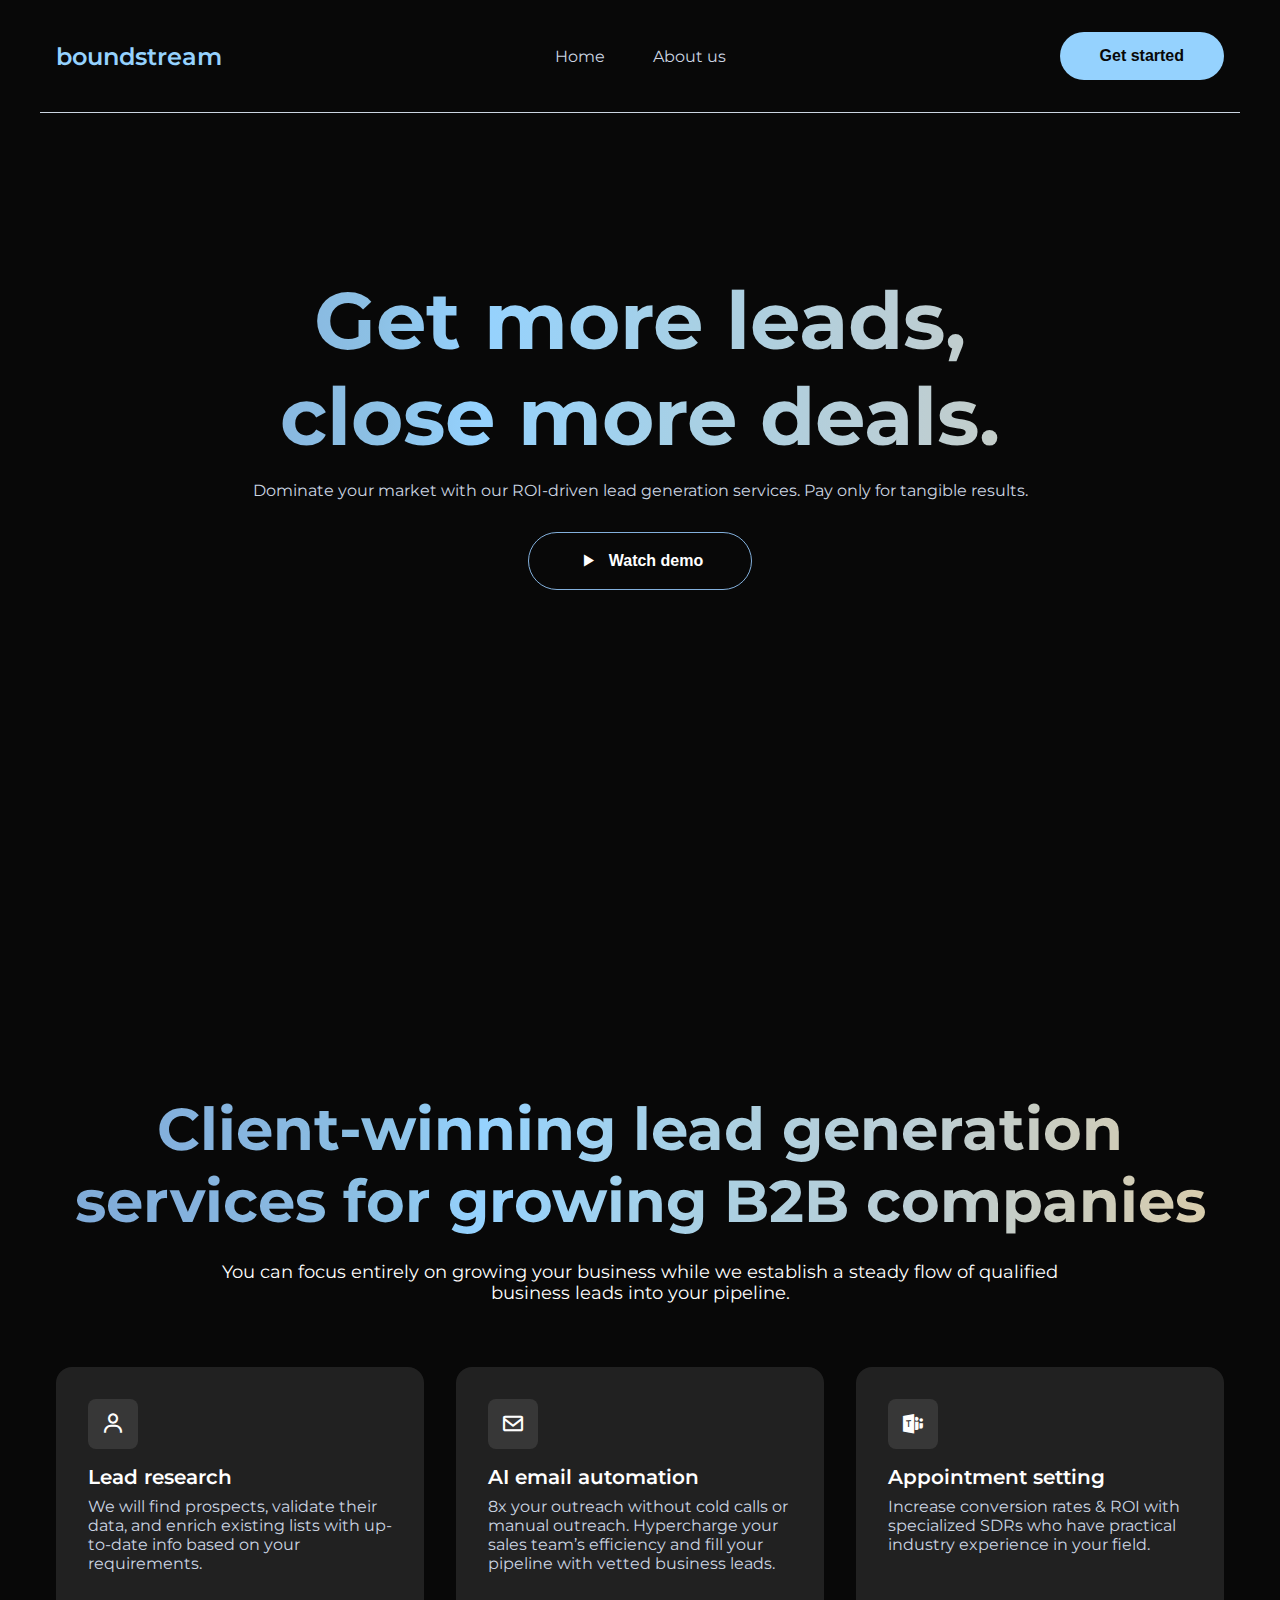
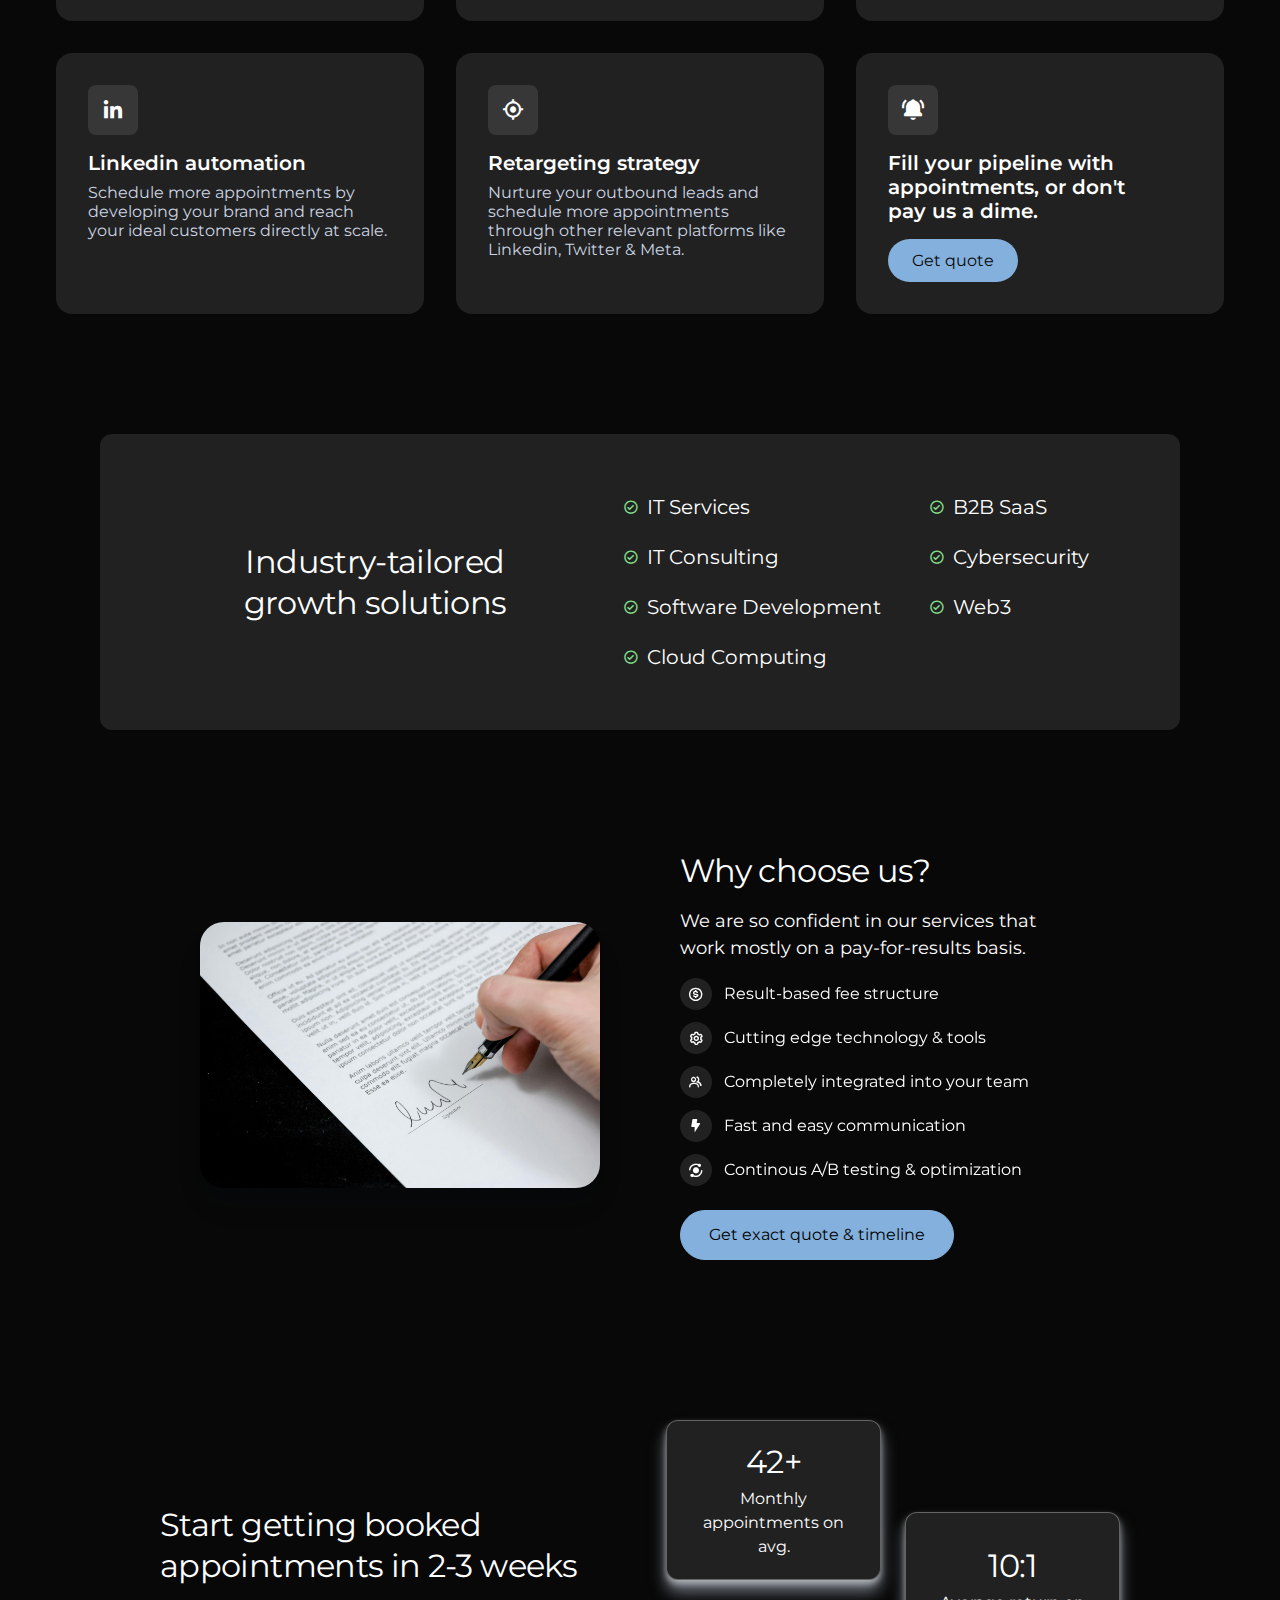
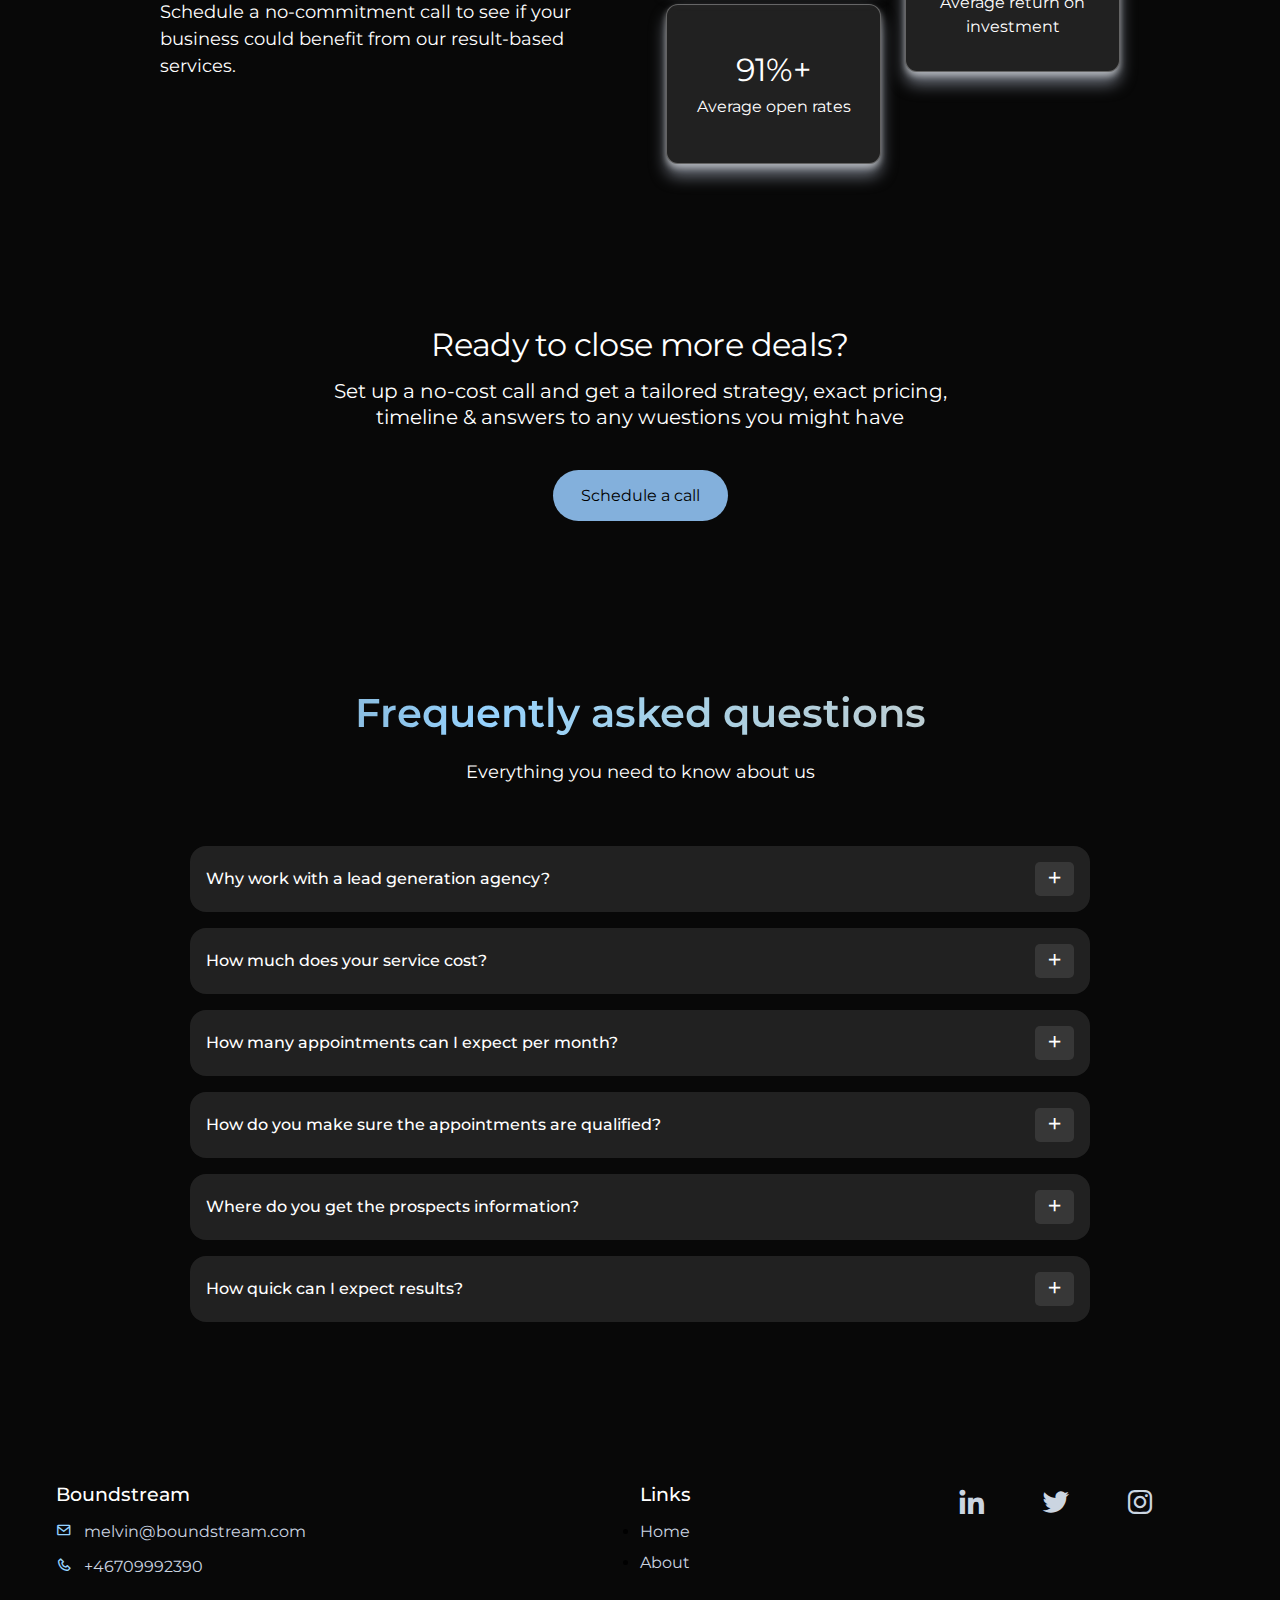
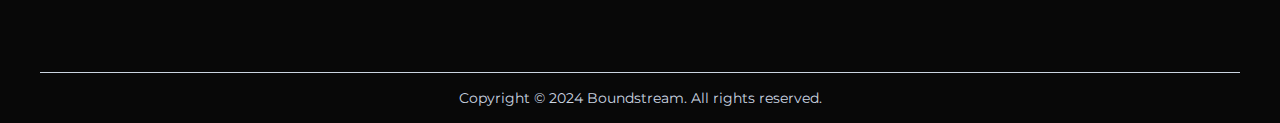
<file: public/index.html>
<!DOCTYPE html>
<html lang="en">
<head>
    <meta charset="UTF-8">
    <meta name="viewport" content="width=device-width, initial-scale=1.0">
    <link href='https://unpkg.com/boxicons@2.1.4/css/boxicons.min.css' rel='stylesheet'>
    <link rel="stylesheet" href="./css/style.css">
    <title>Boundstream</title>
</head>
<body>
    <nav class="section__container nav__container">
        <div class="nav__logo">boundstream</div>
        <ul class="nav__links">
            <li class="link"><a href="index.html" class="active">Home</a></li>
            <li class="link"><a href="about.html">About us</a></li>
        </ul>
        <button class="btn1">Get started</button>
        <div class="bx bx-menu" id="menu-icon"></div>
    </nav>

    <header class="section__container header__container">
        <h1 class="header__heading">
            Get more leads,<br> close more deals.
        </h1>
        <p>Dominate your market with our ROI-driven
        lead generation services. Pay only for tangible results.</p>
        <button class="btn"><i class='bx bx-play'></i>Watch demo</button>
    </header>

    <section class="section__container service__container">
        <h2 class="section__header">Client-winning lead generation services
        for growing B2B companies</h2>
        <p class="section__subheader">You can focus entirely on growing 
        your business while we establish a steady flow of qualified 
        business leads into your pipeline.</p>
        <div class="service__grid">
            <div class="service__card">
                <div class="service__icon">
                    <i class='bx bx-user'></i>
                </div>
                <h4>Lead research</h4>
                <p>
                We will find prospects, validate their 
                data, and enrich existing lists with 
                up-to-date info based on your requirements.
                </p>
            </div>
            <div class="service__card">
                <div class="service__icon">
                    <i class='bx bx-envelope'></i>
                </div>
                <h4>AI email automation</h4>
                <p>
                8x your outreach without cold calls or manual 
                outreach. Hypercharge your sales team’s efficiency 
                and fill your pipeline with vetted business leads.
                </p>
            </div>
            <div class="service__card">
                <div class="service__icon">
                    <i class='bx bxl-microsoft-teams'></i>
                </div>
                <h4>Appointment setting</h4>
                <p>
                Increase conversion rates & ROI with specialized 
                SDRs who have practical industry experience in your field.
                </p>
            </div>
            <div class="service__card">
                <div class="service__icon">
                    <i class='bx bxl-linkedin'></i>
                </div>
                <h4>Linkedin automation</h4>
                <p>
                Schedule more appointments by developing your brand and 
                reach your ideal customers directly at scale.
                </p>
            </div>
            <div class="service__card">
                <div class="service__icon">
                    <i class='bx bx-target-lock'></i>
                </div>
                <h4>Retargeting strategy</h4>
                <p>
                Nurture your outbound leads and schedule more 
                appointments through other relevant platforms 
                like Linkedin, Twitter & Meta.
                </p>
            </div>
            <div class="service__card">
                <div class="service__icon">
                    <i class='bx bxs-bell-ring'></i>
                </div>
                <h4>Fill your pipeline with appointments,
                or don't pay us a dime.
                </h4>
                <a href="#">Get quote</a>
            </div>
        </div>
    </section>

    <aside class="industries__container">
        <div class="page-padding is-max-width">
            <div class="h-flex-64 spacing-banner">
                <div class="col--40">
                    <div class="text-48px">Industry-tailored growth solutions</div>
                </div>
                <div class="h-flex-48">
                    <div class="v-flex-24">
                        <div class="content-solution-wrap">
                            <div class="icon w-embed"><i class='bx bx-check-circle'></i></div>
                            <div class="text-20px">IT Services</div>
                        </div>
                        <div class="content-solution-wrap">
                            <div class="icon w-embed"><i class='bx bx-check-circle'></i></div>
                            <div class="text-20px">IT Consulting</div>
                        </div>
                        <div class="content-solution-wrap">
                            <div class="icon w-embed"><i class='bx bx-check-circle'></i></div>
                            <div class="text-20px">Software Development</div>
                        </div>
                        <div class="content-solution-wrap">
                            <div class="icon w-embed"><i class='bx bx-check-circle'></i></div>
                            <div class="text-20px">Cloud Computing</div>
                        </div>
                    </div>
                    <div class="v-flex-24">
                        <div class="content-solution-wrap">
                            <div class="icon w-embed"><i class='bx bx-check-circle'></i></div>
                            <div class="text-20px">B2B SaaS</div>
                        </div>
                        <div class="content-solution-wrap">
                            <div class="icon w-embed"><i class='bx bx-check-circle'></i></div>
                            <div class="text-20px">Cybersecurity</div>
                        </div>
                        <div class="content-solution-wrap">
                            <div class="icon w-embed"><i class='bx bx-check-circle'></i></div>
                            <div class="text-20px">Web3</div>
                        </div>
                    </div>
                </div>
            </div>
        </div>
    </aside>

    <section class="why-choose-us-section">
        <div class="page-padding is-max-width">
            <div class="h-flex-80">
                <div class="col-50">
                    <div class="col-img-wrapp">
                        <img src="pexels-pixabay-48195.jpg" alt="" class="image">
                    </div>
                </div>
                <div class="col-50 left-align">
                    <div class="v-flex-16">
                        <h2 class="text-48px">Why choose us?</h2>
                        <div class="text-18px">We are so confident in our services
                            that work mostly on a pay-for-results basis.
                        </div>
                        <div class="v-flex-12">
                            <div class="h-flex-12">
                                <div class="icon-wrapper-3">
                                    <i class='bx bx-dollar-circle'></i>
                                </div>
                                <div class="text-16px">Result-based fee structure</div>
                            </div>
                            <div class="h-flex-12">
                                <div class="icon-wrapper-3">
                                    <i class='bx bx-cog'></i>
                                </div>
                                <div class="text-16px">Cutting edge technology & tools</div>
                            </div>
                            <div class="h-flex-12">
                                <div class="icon-wrapper-3">
                                    <i class='bx bx-group'></i>
                                </div>
                                <div class="text-16px">Completely integrated into your team</div>
                            </div>
                            <div class="h-flex-12">
                                <div class="icon-wrapper-3">
                                    <i class='bx bxs-bolt'></i>
                                </div>
                                <div class="text-16px">Fast and easy communication</div>
                            </div>
                            <div class="h-flex-12">
                                <div class="icon-wrapper-3">
                                    <i class='bx bxs-analyse'></i>
                                </div>
                                <div class="text-16px">Continous A/B testing & optimization</div>
                            </div>
                        </div>
                    </div>
                    <div class="actions">
                        <a href="#" class="big-btn-blue">Get exact quote & timeline</a>
                    </div>
                </div>
            </div>
        </div>
    </section>

    <aside class="result">
        <div class="page-padding is-max-width">
            <div class="result-content-wrap">
                <div class="v-flex-12">
                    <h2 class="text-48px">Start getting booked appointments in 2-3 weeks</h2>
                    <div class="text-18px">Schedule a no-commitment call to see if your business could benefit
                        from our result-based services.
                    </div>
                </div>
                <div class="v-flex-c-24">
                    <div class="result-card-wrap-1">
                        <div class="result--card">
                            <h6 class="text-48px">42+</h6>
                            <div class="text-16pex whitetx">Monthly appointments on avg.</div>
                        </div>
                        <div class="result--card">
                            <h6 class="text-48px">91%+</h6>
                            <div class="text-16pex whitetx">Average open rates</div>
                        </div>
                    </div>
                    <div class="result-card-wrap-2">
                        <div class="result--card">
                            <h6 class="text-48px">10:1</h6>
                            <div class="text-16pex whitetx">Average return on investment</div>
                        </div>
                    </div>
                </div>
            </div>
        </div>
    </aside>

    <section class="cta--section">
        <div class="page-padding is-max-width">
            <div class="v-flex-40 max-width-640">
                <div class="v-flex-12 center">
                    <h2 class="text-48px">Ready to close more deals?</h2>
                    <div class="text-20px">
                        Set up a no-cost call and get a tailored strategy, exact pricing, timeline & answers
                        to any wuestions you might have
                    </div>
                </div>
                <div class="cta-btn-wrap">
                    <a href="#" class="cta--link">Schedule a call</a>
                </div>
            </div>
        </div>
    </section>

    <section class="section__container question__container">
        <h2 class="section__header">Frequently asked questions</h2>
        <p class="section__subheader">Everything you need to know about us</p>
        <div class="question__accordian">
            <div class="question__box">
                <div class="title">
                    <span>Why work with a lead generation agency?</span>
                    <span class="bxicon"><i class='bx bx-plus'></i></span>
                </div>
                <div class="content">
                    Businesses can focus on their core competency while we 
                    handle lead generation, providing a cost-effective 
                    solution over building an in-house team.
                </div>
            </div>
            <div class="question__box">
                <div class="title">
                    <span>How much does your service cost?</span>
                    <span class="bxicon"><i class='bx bx-plus'></i></span>
                </div>
                <div class="content">
                    Tailored to each client, our fee is performance-based. 
                    We make money when you make more money, and we provide 
                    a detailed quote and implementation timeline after a no-commitment call.
                </div>
            </div>
            <div class="question__box">
                <div class="title">
                    <span>How many appointments can I expect per month?</span>
                    <span class="bxicon"><i class='bx bx-plus'></i></span>
                </div>
                <div class="content">
                    Depending on your target market size, we typically see between 
                    20-50+ new appointments per month.
                </div>
            </div>
            <div class="question__box">
                <div class="title">
                    <span>How do you make sure the appointments are qualified?</span>
                    <span class="bxicon"><i class='bx bx-plus'></i></span>
                </div>
                <div class="content">
                    Our research team uses various tools to verify and qualify 
                    prospects based on your criteria before scheduling a call.
                </div>
            </div>
            <div class="question__box">
                <div class="title">
                    <span>Where do you get the prospects information?</span>
                    <span class="bxicon"><i class='bx bx-plus'></i></span>
                </div>
                <div class="content">
                    Our teams use lawful tools for lead research, verifying 
                    information from open sources to ensure accuracy.
                </div>
            </div>
            <div class="question__box">
                <div class="title">
                    <span>How quick can I expect results?</span>
                    <span class="bxicon"><i class='bx bx-plus'></i></span>
                </div>
                <div class="content">
                    While results vary based on industry, deal size, 
                    and sales cycle, positive replies and appointments 
                    are typically seen within 2-3 weeks of onboarding.
                </div>
            </div>
        </div>
    </section>

    <footer class="section__container footer__container">
        <div class="footer__grid">
            <div class="footer__col">
                <h4>Boundstream</h4>
                <p>
                    <span><i class='bx bx-envelope'></i></span> melvin@boundstream.com
                </p>
                <p>
                    <span><i class='bx bx-phone'></i></span> +46709992390
                </p>
            </div>
            <div class="footer__col">
                <h4>Links</h4>
                <ul class="endlink">
                    <li><a href="index.html">Home</a></li>
                    <li><a href="about.html">About</a></li>
                </ul>
            </div>
            <div class="footer__col">
                <div class="social__icons">
                    <i class='bx bxl-linkedin'></i>
                    <a href="https://twitter.com/boundstream"><i class='bx bxl-twitter'></i></a>
                    <a href="https://www.instagram.com/boundstream/"><i class='bx bxl-instagram'></i></a>
                </div>
            </div>
        </div>
    </footer>
    <div class="section__container footer__bar">
        <p>Copyright &copy; 2024 Boundstream. All rights reserved.</p>
    </div>

    <script src="./js/script.js"></script>
</body>
</html>
</file>
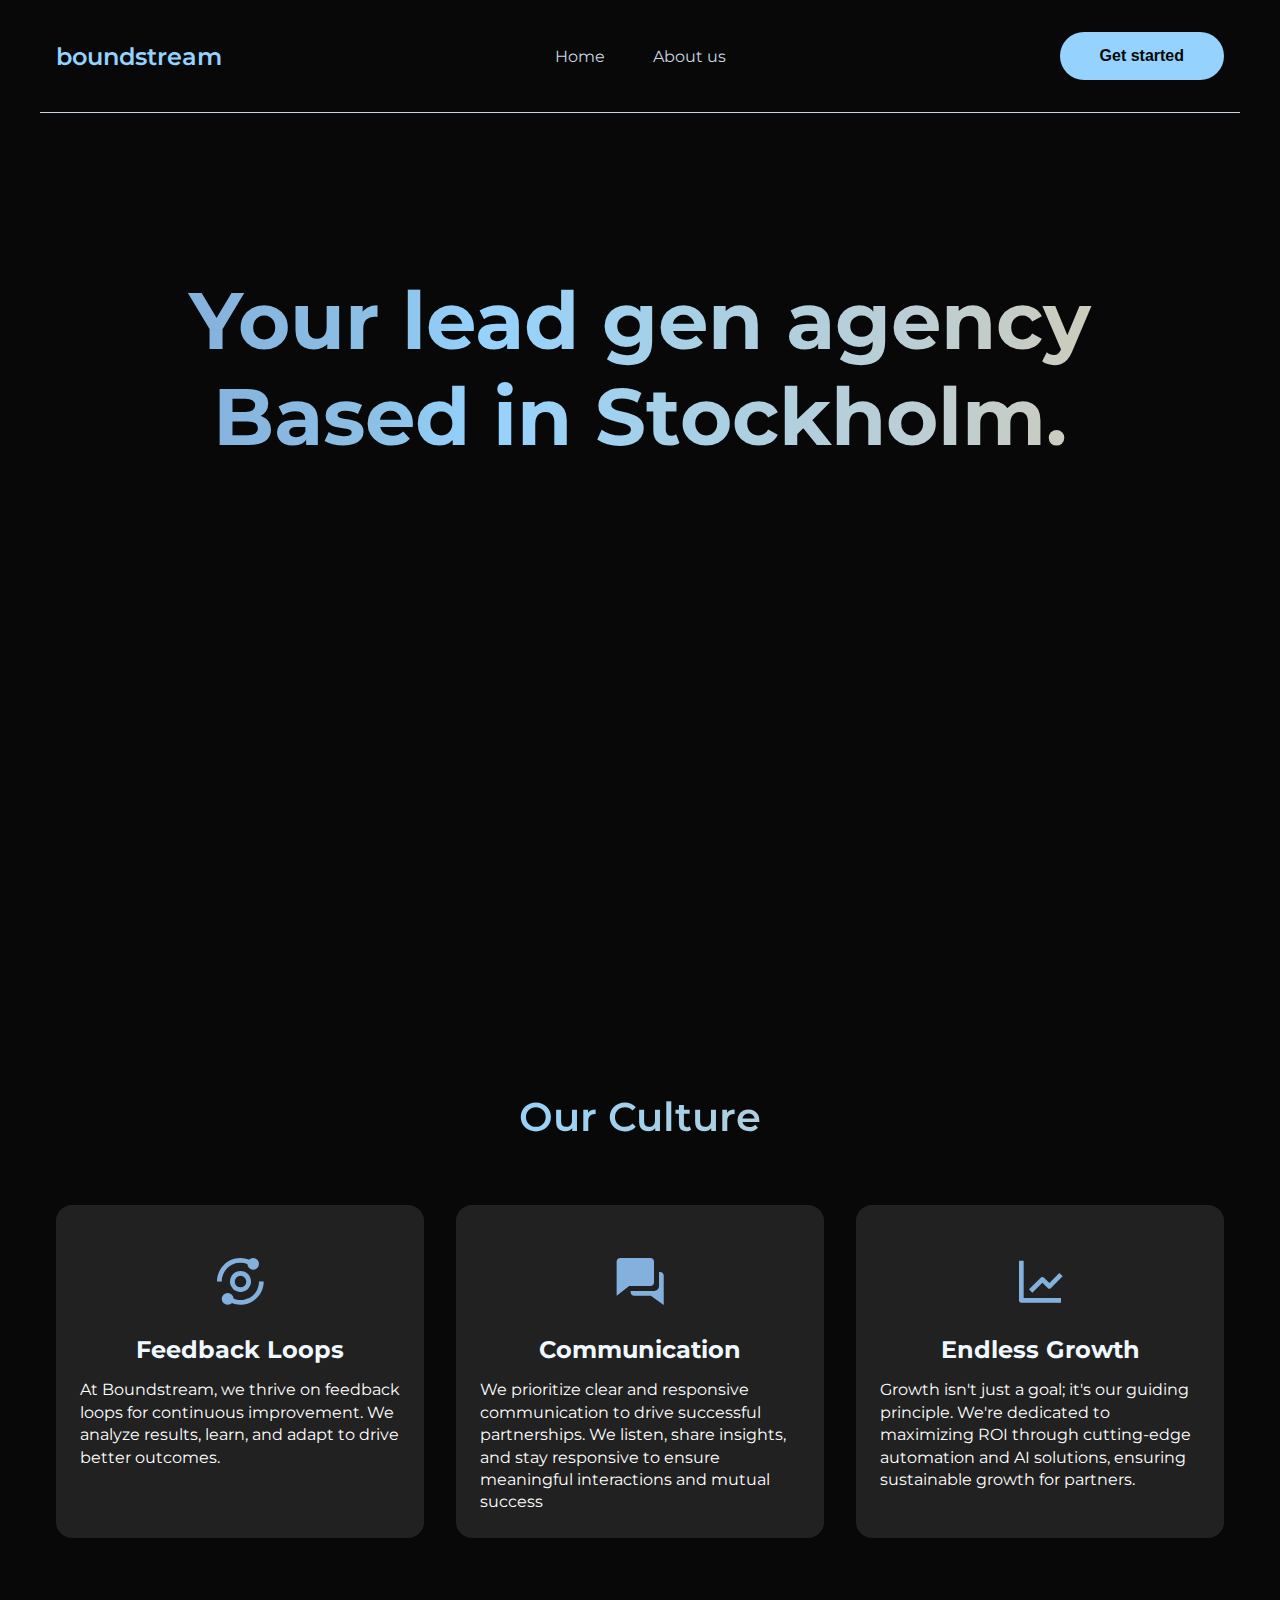
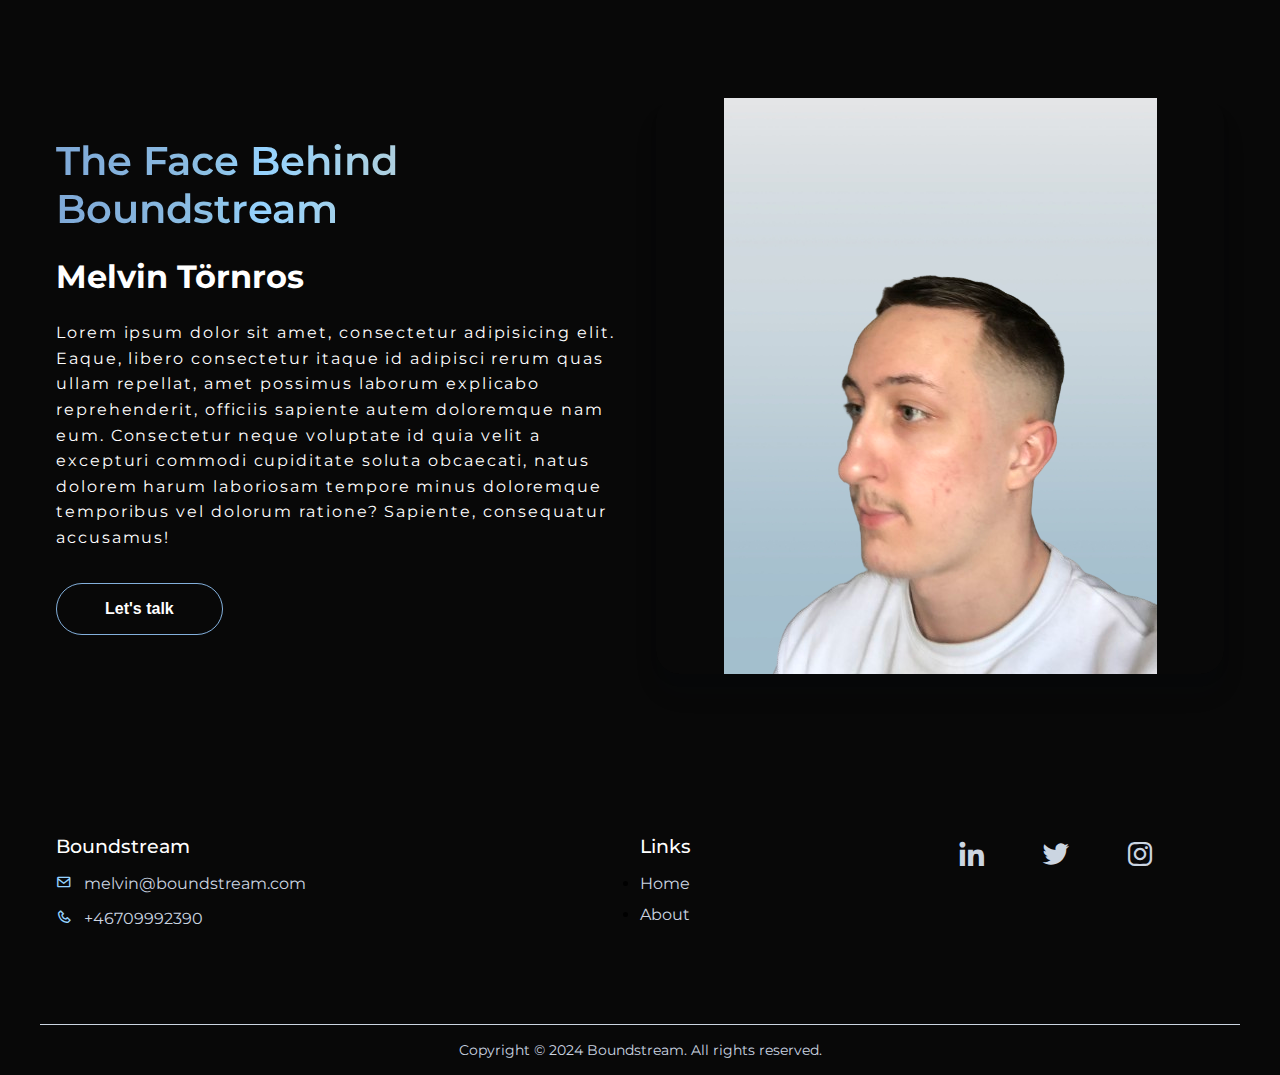
<file: public/about.html>
<!DOCTYPE html>
<html lang="en">
<head>
    <meta charset="UTF-8">
    <link href='https://unpkg.com/boxicons@2.1.4/css/boxicons.min.css' rel='stylesheet'>
    <link rel="stylesheet" href="./css/style.css">
    <meta name="viewport" content="width=device-width, initial-scale=1.0">
    <title>About us</title>
    <style>
        .client__grid{
            margin-top: 4rem;
            display: grid;
            grid-template-columns: repeat(3, 1fr);
            gap: 2rem;
        }
        .client__card{
            padding: 1.5rem;
            background-color: rgba(255, 255, 255, 0.1);
            border-radius: 1rem;
        }
        .client__card i{
            font-size: 3.5rem;
            text-align: center;
            margin: 25px 0px;
            display: block;
            color: #83b0dc;
        }
        .client__card h5{
            color: aliceblue;
            font-size: 1.5rem;
            text-align: center;
            margin-bottom: 0.94rem;
        }
        .client__card p{
            font-size: 1rem;
            color: #fff;
            line-height: 1.4rem;
        }
        .template__container{
            display: grid;
            grid-template-columns: repeat(2, 1fr);
            gap: 2rem;
            align-items: center;
        }
        .template__container .section__header{
            margin-bottom: 1rem;
            text-align: left;
        }
        .template__container .section__subheader{
            text-align: left;
            font-size: 2rem;
            font-weight: 700;
            
        }
        .template__container .description{
            color: #fff;
            margin-bottom: 2rem;
            line-height: 1.6rem;
            letter-spacing: 0.12rem;
        }
        .template__image{
            text-align: center;
        }
        .template__image img{
            width: 100%;
            max-width: 400px;
            border-radius: 1rem;
        }
        @media screen and (max-width: 900px){
            .client__grid{
        grid-template-columns: repeat(2,1fr);
    }
    .template__container{
        grid-template-columns: repeat(1, 1fr);
    }
    .template__content,
    .template__content :is(.section__subheader, .section__header){
        text-align: center;
    }
    .template__image{
        grid-area: 1/1/2/2;
    }
        }
        @media screen and (max-width: 600px){
            .client__grid{
                grid-template-columns: repeat(1, 1fr);
            }
        }
    </style>
</head>
<body>
    <nav class="section__container nav__container">
        <div class="nav__logo">boundstream</div>
        <ul class="nav__links">
            <li class="link"><a href="index.html">Home</a></li>
            <li class="link"><a href="about.html">About us</a></li>
        </ul>
        <button class="btn1">Get started</button>
        <div class="bx bx-menu" id="menu-icon"></div>
    </nav>

    <header class="section__container header__container">
        <h1 class="header__heading">
            Your lead gen agency<br>Based in Stockholm.
        </h1>
    </header>

    <section class="section__container culture__container">
        <h2 class="section__header">Our Culture</h2>
        <div class="client__grid">
            <div class="client__card">
                <i class='bx bx-analyse'></i>
                <h5>Feedback Loops</h5>
                    <p>At Boundstream, we thrive on 
                    feedback loops for continuous 
                    improvement. We analyze results, learn, and adapt to drive better outcomes.</p>
            </div>
        <div class="client__card">
            <i class='bx bxs-conversation'></i>
            <h5>Communication</h5>

                <p>We prioritize clear 
                and responsive communication to drive 
                successful partnerships. We listen, 
                share insights, and stay responsive 
                to ensure meaningful interactions and mutual success</p>
        </div>
            <div class="client__card">
                <i class='bx bx-line-chart'></i>
                <h5>Endless Growth</h5>
                    <p>
                    Growth isn't just a goal; it's our guiding principle. 
                    We're dedicated to maximizing ROI through cutting-edge 
                    automation and AI solutions, ensuring sustainable growth for partners.</p>
            </div>
            </div>
    </section>

    <section class="section__container template__container">
        <div class="template__content">
            <h2 class="section__header">The Face Behind Boundstream</h2>
            <p class="section__subheader">Melvin Törnros</p>
            <p class="description">Lorem ipsum dolor sit amet, consectetur adipisicing elit. Eaque, libero consectetur itaque id adipisci rerum quas ullam repellat, amet possimus laborum explicabo reprehenderit, officiis sapiente autem doloremque nam eum. Consectetur neque voluptate id quia velit a excepturi commodi cupiditate soluta obcaecati, natus dolorem harum laboriosam tempore minus doloremque temporibus vel dolorum ratione? Sapiente, consequatur accusamus!</p>
            <button class="btn">Let's talk</button>
        </div>
        <div class="image">
            <img src="portrait.png" alt="">
        </div>
    </section>

    <footer class="section__container footer__container">
        <div class="footer__grid">
            <div class="footer__col">
                <h4>Boundstream</h4>
                <p>
                    <span><i class='bx bx-envelope'></i></span> melvin@boundstream.com
                </p>
                <p>
                    <span><i class='bx bx-phone'></i></span> +46709992390
                </p>
            </div>
            <div class="footer__col">
                <h4>Links</h4>
                <ul class="endlink">
                    <li><a href="index.html">Home</a></li>
                    <li><a href="about.html">About</a></li>
                </ul>
            </div>
            <div class="footer__col">
                <div class="social__icons">
                    <i class='bx bxl-linkedin'></i>
                    <a href="https://twitter.com/boundstream"><i class='bx bxl-twitter'></i></a>
                    <a href="https://www.instagram.com/boundstream/"><i class='bx bxl-instagram'></i></a>
                </div>
            </div>
        </div>
    </footer>
    <div class="section__container footer__bar">
        <p>Copyright &copy; 2024 Boundstream. All rights reserved.</p>
    </div>
    <script src="./js/script.js"></script>
</body>
</html>
</file>
<file: public/css/style.css>
@import url('https://fonts.googleapis.com/css2?family=Montserrat:ital,wght@0,100..900;1,100..900&display=swap');
:root{
    --primary-color: #95D2FE;
    --secondary-color: #059669;
    --background-color: #080808;
    --text-light: #cbd5e1;
    --white: #fff;
    --max-width: 1200px;
}
*{
    padding: 0;
    margin: 0;
    box-sizing: border-box;
}
body{
    background-color: var(--background-color);
    font-family: 'Montserrat', sans-serif;
}
.section__container{
    max-width: var(--max-width);
    margin: auto;
    padding: 5rem 1rem;
}
.section__subheader{
    max-width: 850px;
    margin: 1.5rem auto;
    font-size: 1.1rem;
    color: var(--white);
    text-align: center;
}
.header__heading{
    font-size: 2.5rem;
    font-weight: 600;
    line-height: 3rem;
    text-align: center;
    background: linear-gradient(
        to right,
        #7fa9d7,
        #83b0dc,
        #88b7e0,
        #8cc0e4,
        #95d2fe,
        #9ed1f1,
        #a8d0e4,
        #b2cfdc,
        #bbced5,
        #c5cdc7,
        #cfccb8,
        #d9ccaa
    );
    -webkit-background-clip: text;
    -webkit-text-fill-color: transparent;
}
#menu-icon{
    font-size: 2.2rem;
    color: var(--white);
    margin-left: 1.56rem;
    display: none;
    cursor: pointer;
}
.btn1{
    display: inline-flex;
    align-items: center;
    justify-content: center;
    padding: 0.95rem 2.5rem;
    outline: none;
    border: none;
    font-size: 1rem;
    font-weight: 600;
    color: var(--background-color);
    background-color: #95D2FE;
    border-radius: 45px;
    cursor: pointer;
}
.btn{
    display: inline-flex;
    align-items: center;
    justify-content: center;
    padding: 1rem 3rem;
    outline: none;
    border: 1px solid #83b0dc;
    font-size: 1rem;
    font-weight: 600;
    color: var(--white);
    background: transparent;
    border-radius: 45px;
    cursor: pointer;
}
.btn i{
    font-size: 1.50rem;
    margin-right: 0.5rem;
}
a{
    text-decoration: none;
}
.nav__container{
    padding: 2rem 1rem;
    display: flex;
    align-items: center;
    justify-content: space-between;
    gap: 1rem;
    border-bottom: 1px solid var(--text-light);
}
.nav__logo{
    font-size: 1.5rem;
    font-weight: 600;
    color: var(--primary-color);
}
.nav__links{
    list-style: none;
    display: flex;
    align-items: center;
    gap: 2rem;
}

.link a{
    padding: 0 .5rem;
    color: var(--text-light);
    transition: 0.3s;
}
.link a:hover{
    color: var(--white);
}
.header__container{
    min-height: 100vh;
    padding-top: 10rem;
    text-align: center;
}
.header__container .header__heading{
    font-size: 5rem;
    font-weight: 700;
    line-height: 6rem;
}
.header__container .section__header span{
    -webkit-text-stroke: 1px var(--text-light);
    -webkit-text-fill-color: var(--background-color);
}
.header__container p{
    max-width: 900px;
    margin: 1rem auto 2rem;
    color: var(--text-light);
}
.section__header{
    font-size: 2.5rem;
    font-weight: 600;
    line-height: 3rem;
    text-align: center;
    background: linear-gradient(
        to right,
        #7fa9d7,
        #83b0dc,
        #88b7e0,
        #8cc0e4,
        #95d2fe,
        #9ed1f1,
        #a8d0e4,
        #b2cfdc,
        #bbced5,
        #c5cdc7,
        #cfccb8,
        #d9ccaa
    );
    -webkit-background-clip: text;
    -webkit-text-fill-color: transparent;
}
.service__container{
    min-height: 100vh;
}
.service__container .section__header{
    font-size: 3.7rem;
    font-weight: 700;
    line-height: 4.5rem;
}
.service__grid{
    display: grid;
    grid-template-columns: repeat(3, 1fr);
    gap: 2rem;
    margin-top: 4rem;
}
.service__card{
    padding: 2rem;
    background-color: rgba(255, 255, 255, 0.1);
    border-radius: 1rem;
}
.service__icon{
    margin-bottom: 1rem;
    width: 50px;
    height: 50px;
    display: grid;
    place-content: center;
    font-size: 1.5rem;
    color: var(--white);
    background-color: rgba(255, 255, 255, 0.1);
    border-radius: 0.5rem;
}
.service__icon i{
    max-width: 30px;
}
.service__card h4{
    max-width: 250px;
    margin-bottom: .5rem;
    font-size: 1.25rem;
    font-weight: 600;
    color: var(--white);
}
.service__card p{
    color: var(--text-light);
    margin-bottom: 1rem;
}
.service__card a{
    display: inline-block;
    padding: 0.75rem 1.5rem;
    background: transparent;
    background-color: #83b0dc;
    color: var(--background-color);
    margin-top: 0.50rem;
    text-decoration: none;
    border-radius: 3rem;
    font-weight: 400;
}
.industries__container{
    padding-top: 10rem;
    text-align: center;
    max-width: 100%;
    grid-column-gap: 0.625rem;
    grid-row-gap: 0.625rem;
    flex-direction: column;
    justify-content: flex-start;
    align-items: flex-start;
    padding-top: 2.5rem;
    padding-bottom: 2.5rem;
    display: flex;
}
.page-padding.is-max-width {
    max-width: 90rem;
    margin-left: auto;
    margin-right: auto;
}
.page-padding {
    width: 100%;
    justify-content: flex-start;
    align-items: flex-start;
    padding-left: 6.25rem;
    padding-right: 6.25rem;
    display: flex;
}
.h-flex-64.spacing-banner {
    padding: 3.75rem 5rem;
}
.h-flex-64 {
    width: 100%;
    grid-column-gap: 4rem;
    grid-row-gap: 4rem;
    color: #fff;
    background-color: rgba(255, 255, 255, 0.1);
    border-radius: 12px;
    justify-content: center;
    align-items: center;
    display: flex;
}
.col--40 {
    color: var(--white);
    width: 100%;
    grid-column-gap: 0.625rem;
    grid-row-gap: 0.625rem;
    flex: 0 40%;
    justify-content: center;
    align-items: center;
    display: flex;
}
.text-48px {
    letter-spacing: -.02em;
    margin-top: 0;
    margin-bottom: 0;
    font-size: 3rem;
    font-weight: 600;
    line-height: 130%;
}
.h-flex-48 {
    grid-column-gap: 3rem;
    grid-row-gap: 3rem;
    flex: 0 auto;
    justify-content: flex-start;
    align-items: flex-start;
    display: flex;
}
.v-flex-24 {
    grid-column-gap: 1.5rem;
    grid-row-gap: 1.5rem;
    flex-direction: column;
    justify-content: flex-start;
    align-items: flex-start;
    display: flex;
}
.content-solution-wrap {
    grid-column-gap: 0.5rem;
    grid-row-gap: 0.5rem;
    flex: 0 auto;
    justify-content: flex-start;
    align-items: center;
    display: flex;
}
.icon {
    color: #83dc89;
    justify-content: center;
    align-items: center;
    display: flex;
}
.w-embed:before, .w-embed:after {
    content: " ";
    grid-area: 1/1/2/2;
    display: table;
}
.text-20px {
    text-align: center;
    color: var(--white);
    font-size: 1.25rem;
    line-height: 130%;
}
.why-choose-us-section {
    width: 100%;
    grid-column-gap: 64px;
    grid-row-gap: 64px;
    flex-direction: column;
    justify-content: center;
    align-items: center;
    padding: 80px 100px;
    display: flex;
}
.page-padding.is-max-width {
    max-width: 90rem;
    margin-left: auto;
    margin-right: auto;
}
.page-padding {
    width: 100%;
    justify-content: flex-start;
    align-items: flex-start;
    padding-left: 6.25rem;
    padding-right: 6.25rem;
    display: flex;
}
.h-flex-80 {
    width: 100%;
    grid-column-gap: 5rem;
    grid-row-gap: 5rem;
    justify-content: center;
    align-items: center;
    display: flex;
}
.col-50 {
    width: 100%;
    grid-column-gap: 1.5rem;
    grid-row-gap: 1.5rem;
    flex-direction: column;
    flex: 0 50%;
    justify-content: center;
    align-items: center;
    display: flex;
}
.col-img-wrapp {
    grid-column-gap: 0px;
    grid-row-gap: 0px;
    flex-direction: column;
    justify-content: center;
    align-items: center;
    display: flex;
}
.image {
    width: 100%;
    height: 100%;
    grid-column-gap: 10px;
    grid-row-gap: 10px;
    object-fit: cover;
    border-radius: 24px;
    flex: 0 auto;
    justify-content: center;
    align-items: center;
    display: flex;
    box-shadow: 0 8px 8px rgba(16,24,40,.03), 0 20px 24px rgba(16,24,40,.08);
}
img.image{
    max-width: 100%;
    vertical-align: middle;
    display: inline-block;
}
.col-50.left-align {
    align-items: flex-start;
}
.col-50 {
    width: 100%;
    grid-column-gap: 1.5rem;
    grid-row-gap: 1.5rem;
    flex-direction: column;
    flex: 0 50%;
    justify-content: center;
    align-items: center;
    display: flex;
}
.v-flex-16 {
    width: 100%;
    grid-column-gap: 1rem;
    grid-row-gap: 1rem;
    color: var(--dim-grey);
    flex-direction: column;
    justify-content: flex-start;
    align-items: flex-start;
    display: flex;
}
.text-48px {
    color: var(--white);
    letter-spacing: -.02em;
    margin-top: 0;
    margin-bottom: 0;
    font-size: 3rem;
    font-weight: 400;
    line-height: 130%;
}
h2 {
    margin-top: 0;
    margin-bottom: 0;
    font-size: 32px;
    font-weight: 700;
    line-height: 36px;
}
.text-18px {
    color: var(--white);
    margin-bottom: 0;
    font-size: 1.125rem;
    font-weight: 400;
    line-height: 150%;
}
.v-flex-12 {
    grid-column-gap: 0.75rem;
    grid-row-gap: 0.75rem;
    color: #fff;
    flex-direction: column;
    justify-content: flex-start;
    align-items: flex-start;
    display: flex;
}
.h-flex-12 {
    grid-column-gap: 0.75rem;
    grid-row-gap: 0.75rem;
    -webkit-backdrop-filter: blur(5px);
    backdrop-filter: blur(5px);
    color: #ffffff;
    border-radius: 12px;
    flex: 0 auto;
    justify-content: flex-start;
    align-items: center;
    display: flex;
}
.icon-wrapper-3 {
    grid-column-gap: 10px;
    grid-row-gap: 10px;
    background-color: rgba(255, 255, 255, 0.1);
    border-radius: 120px;
    flex-direction: column;
    justify-content: flex-start;
    align-items: center;
    padding: 8px;
    display: flex;
}
.icon-wrapper-3 i {
    width: 16px;
    height: 16px;
    grid-column-gap: 0px;
    grid-row-gap: 0px;
    object-fit: cover;
    justify-content: center;
    align-items: center;
    display: flex;
}
.text-16px {
    font-size: 1rem;
    font-weight: 400;
    line-height: 150%;
}
.actions {
    grid-column-gap: 16px;
    grid-row-gap: 16px;
    flex: 0 auto;
    justify-content: flex-start;
    align-items: flex-start;
    display: flex;
}
.big-btn-blue {
    height: 3.125rem;
    grid-column-gap: 10px;
    grid-row-gap: 10px;
    background: #83b0dc;
    border: 1px solid #83b0dc;
    color: #000000;
    font-size: 16px;
    font-weight: 400;
    line-height: 100%;
    border-radius: 3rem;
    flex: 0 auto;
    justify-content: center;
    align-items: center;
    padding: 1rem 1.75rem;
    text-decoration: none;
    transition: opacity .2s;
    display: flex;
}
.result {
    grid-column-gap: 10px;
    grid-row-gap: 10px;
    flex-direction: column;
    justify-content: flex-start;
    align-items: flex-start;
    padding-top: 2.5rem;
    padding-bottom: 2.5rem;
    display: flex;
}
.result-content-wrap {
    width: 100%;
    grid-column-gap: 5rem;
    grid-row-gap: 5rem;
    border-radius: 0.75rem;
    justify-content: center;
    align-items: center;
    padding: 2.5rem 3.75rem;
    display: flex;
}

.v-flex-12 {
    grid-column-gap: 0.75rem;
    grid-row-gap: 0.75rem;
    color: #fff;
    flex-direction: column;
    justify-content: flex-start;
    align-items: flex-start;
    display: flex;
}
.v-flex-c-24 {
    width: 100%;
    grid-column-gap: 1.5rem;
    grid-row-gap: 1.5rem;
    color: #fff;
    justify-content: center;
    align-items: center;
    display: flex;
}
.result-card-wrap-1 {
    width: 100%;
    height: 21.5rem;
    grid-column-gap: 24px;
    grid-row-gap: 24px;
    flex-direction: column;
    justify-content: center;
    align-items: center;
    display: flex;
}
.result--card {
    width: 100%;
    height: 10rem;
    grid-column-gap: 0.25rem;
    grid-row-gap: 0.25rem;
    background-color: rgba(255, 255, 255, 0.1);
    border: 1px solid rgba(255,255,255,.3);
    border-radius: 12px;
    flex-direction: column;
    justify-content: center;
    align-items: center;
    padding: 1.5rem;
    display: flex;
    box-shadow: 0 4px 6px rgba(251, 252, 255, 0.474), 0 12px 16px rgba(210, 220, 240, 0.502);
}
.text-16pex {
    text-align: center;
    font-size: 1rem;
    font-weight: 400;
    line-height: 150%;
}
.text-16pex.whitetx {
    color: #fff;
}
.result-card-wrap-2 {
    width: 100%;
    height: 21.5rem;
    grid-column-gap: 0.625rem;
    grid-row-gap: 0.625rem;
    flex-direction: column;
    justify-content: center;
    align-items: center;
    display: flex;
}
.cta--section {
    width: 100%;
    justify-content: space-between;
    align-items: center;
    padding-top: 5rem;
    padding-bottom: 5rem;
    display: flex;
    position: relative;
}
.v-flex-40.max-width-640 {
    max-width: 40rem;
    margin-left: auto;
    margin-right: auto;
}
.v-flex-40 {
    grid-row-gap: 2.5rem;
    flex-direction: column;
    display: flex;
}
.v-flex-12.center {
    text-align: center;
    align-items: center;
}
.cta-btn-wrap {
    height: 3.6875rem;
    flex-direction: column;
    justify-content: space-between;
    align-items: center;
    display: flex;
}
.cta--link {
    grid-column-gap: 8px;
    grid-row-gap: 8px;
    color: var(--black);
    background-color: #83b0dc;
    border-radius: 3rem;
    flex: none;
    justify-content: flex-start;
    align-items: flex-start;
    padding: 1rem 1.75rem;
    text-decoration: none;
    transition: opacity .2s;
    display: flex;
}
.question__accordian{
    max-width: 900px;
    margin: 4rem auto 0;
    display: grid;
    gap: 1rem;
}
.question__box{
    padding: 1rem;
    background-color: rgba(255, 255, 255, 0.1);
    border-radius: 1rem;
    color: var(--text-light);
}
.question__box .title{
    display: flex;
    align-items: center;
    justify-content: space-between;
    gap: 1rem;
    font-weight: 500;
    color: var(--white);
}
.question__box .title .bxicon{
    padding: 5px 10px;
    font-size: 1.2rem;
    border-radius: 5px;
    background-color: rgba(255, 255, 255, 0.1);
    cursor: pointer;
}
.question__box .content{
    height: 0;
    transition: .5s;
    overflow: hidden;
}
.question__box.active .content{
    height: 90px;
    padding-top: 1rem;
}
.footer__grid{
    display: grid;
    grid-template-columns: 2fr repeat(2, 1fr);
    gap: 2rem;
}
.footer__col h4{
    margin-bottom: 1rem;
    font-size: 1.2rem;
    font-weight: 500;
    color: var(--white);
}
.footer__col p{
    color: var(--text-light);
    margin-bottom: 1rem;
    cursor: pointer;
    transition: .3s;
}
.footer__col p:hover{
    color: var(--white);
}
.footer__col p span{
    margin-right: .5rem;
    color: var(--primary-color);
}
.endlink li{
    margin-bottom: 12px;
}
.endlink li a{
    color: var(--text-light);
}
.social__icons i{
    width: 40px;
    height: 40px;
    border-radius: 50%;
    text-align: end;
    line-height: 40px;
    font-size: 2rem;
    color: var(--text-light);
    margin-right: 40px;
    cursor: pointer;
}
.social__icons i:hover{
    color: #95D2FE;
}
.footer__bar{
    padding: 1rem;
    display: flex;
    align-items: center;
    justify-content: space-between;
    gap: 1rem;
    border-top: 1px solid var(--text-light);
}
.footer__bar p{
    font-size: .9rem;
    color: var(--text-light);
    margin: auto;
}

@media screen and (max-width: 1370px){
    .text-48px{
        font-size: 2rem;
    }
}
@media screen and (max-width: 1090px){
    .text-48px{
        font-size: 1.8rem;
    }
    .page-padding{
        padding-right: 2rem;
        padding-left: 2rem;
    }

}
@media screen and (max-width: 870px){
    .nav__container{
        padding: 0;
    }
    .nav__logo{
        margin-left: 20px;
    }
    .nav__links{
        top: 0;
        left: 0;
        position: absolute;
        display: flex;
        flex-direction: column;
        background: rgba(255, 255, 255, 0.1);
        backdrop-filter: blur(10px);
        width: 100%;
        height: 100vh;
        justify-content: center;
        align-items: center;
        margin-left: -100%;
    }
    .nav__links.mobile-menu{
        margin-left: 0;
    }
    .link{
        margin: 25px 0;
        font-size: 1.4rem;
    }
    .link a{
        color: var(--white);
        font-weight: 600;
    }
    #menu-icon{
        display: block;
        z-index: 1000;
        margin: 5px;
    }
    .btn1{
        display: none;
    }
    .header__container{
        padding-top: 5rem;
    }
    .header__container .header__heading{
        font-size: 3.5rem;
        line-height: 4rem;
    }
    .service__container .section__header{
        font-size: 2.4rem;
        line-height: 2.5rem;
    }
    .service__grid{
        grid-template-columns: repeat(2, 1fr);
        gap: 1rem;
    }
    .h-flex-64.h-flex-64.spacing-banner{
        grid-column-gap: 2rem;
        grid-row-gap: 2rem;
        flex-wrap: wrap;
        justify-content: center;
        padding: 1.5rem;
    }
    .col--40{
        flex-basis: 100%;
    }
    .h-flex-80{
        grid-column-gap: 3rem;
        align-items: center;
    }
    .text-48px{
        font-size: 1.5rem;
    }
    .why-choose-us-section{
        grid-column-gap: 3rem;
        grid-row-gap: 4rem;
        padding: 4rem 2.5rem;
    }
    .result-content-wrap{
        grid-row-gap: 2rem;
        flex-wrap: wrap;
        padding-left: 1rem;
        padding-right: 1rem;
    }
    .v-flex-12{
        align-items: flex-start;
    }
    .question__box.active .content{
        height: 135px;
    }
    .footer__grid{
        grid-template-columns: repeat(2, 1fr);
    }
}
@media screen and (max-width: 670px){
    .page-padding{
        padding-left: 1rem;
        padding-right: 1rem;
    }
    .h-flex-64.h-flex-64.spacing-banner{
        grid-row-gap: 1.5rem;
        padding: 1rem;
    }
    .text-48px{
        font-size: 1.5rem;
    }
    .h-flex-48{
        grid-column-gap: 1rem;
        grid-row-gap: 1rem;
        flex-wrap: wrap;
    }
    .v-flex-24{
        grid-column-gap: 1rem;
        grid-row-gap: 1rem;
    }
    .why-choose-us-section{
        padding: 3rem 0;
    }
    .h-flex-80{
        grid-row-gap: 3rem;
        flex-wrap: wrap;
    }
    .col-50{
        flex-basis: 100%;
    }
    .result-content-wrap{
        grid-row-gap: 1.5rem;
        padding-top: 1.5rem;
        padding-bottom: 1.5rem;
    }
    .v-flex-12{
        align-items: flex-start;
    }
    .v-flex-c-24 {
        grid-column-gap: 0.5rem;
        grid-row-gap: 0.5rem;
    }
    .cta--section {
        padding-top: 3rem;
        padding-bottom: 3rem;
    }
    .v-flex-40.max-width-640 {
        grid-row-gap: 1.5rem;
        text-align: center;
        align-items: center;
    }
    .footer__grid{
        grid-template-columns: repeat(1, 1fr);
    }

    }
@media screen and (max-width: 550px){
    .header__container .header__heading{
        font-size: 2.7rem;
        line-height: 3rem;
    }
    .service__container .section__header{
        font-size: 2rem;
        line-height: 2.2rem;
    }
    .service__grid{
        grid-template-columns: repeat(1, 1fr);
    }
    .question__box.active .content{
        height: 180px;
    }
    .text-48px {
        font-size: 1.8rem;
        line-height: 120%;
    }
}
@media screen and (max-width: 385px){
    .header__container .header__heading{
        font-size: 2rem;
    }
    .service__container .section__header{
        font-size: 1.6rem;
        line-height: 2rem;
    }
}
</file>
